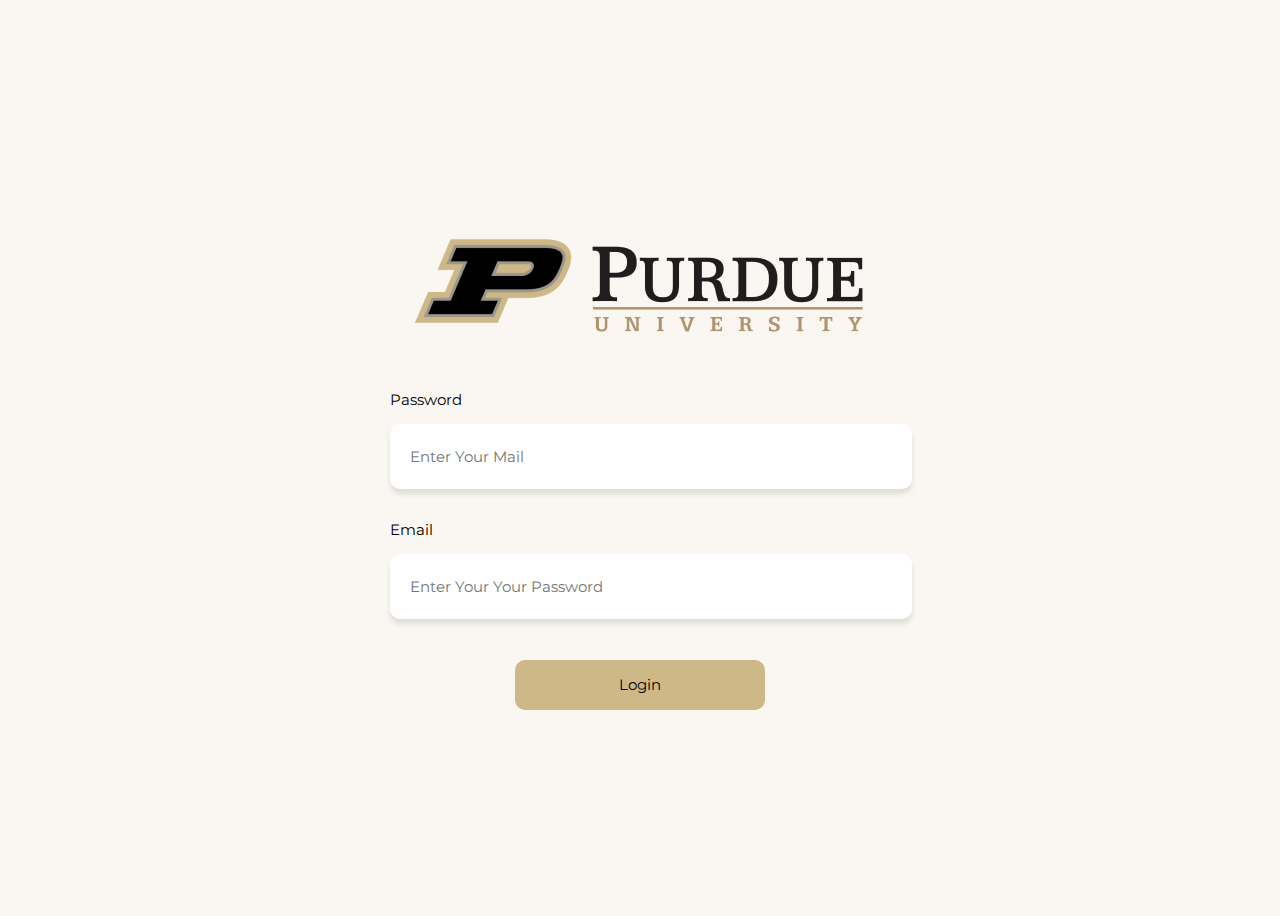
<file: index.html>
<!DOCTYPE html>
<html lang="en">
<head>
    <meta charset="UTF-8">
    <meta name="viewport" content="width=device-width, initial-scale=1.0">
    <link rel="stylesheet" href="style.css">
    <link href='https://fonts.googleapis.com/css?family=Montserrat' rel='stylesheet'>
    <title>Project1</title>
</head>
<body>
    <div class="Login">
        <div class="Logo">
            <img src="img/Purdue.png">
        </div>
        <div class="input">
            <div class="input-box-1">
                <p>Password</p>
                <input type="email" placeholder="Enter Your Mail" required>
            </div>
            <div class="input-box-2">
                <p>Email</p>
                <input type="password" placeholder="Enter Your Your Password" required>
            </div>
        </div>   
        <div class="login-button">
            <a href="Tools.html">
                <button type="button">Login</button>
            </a>
        </div>
    </div>
</body>
</html>
</file>
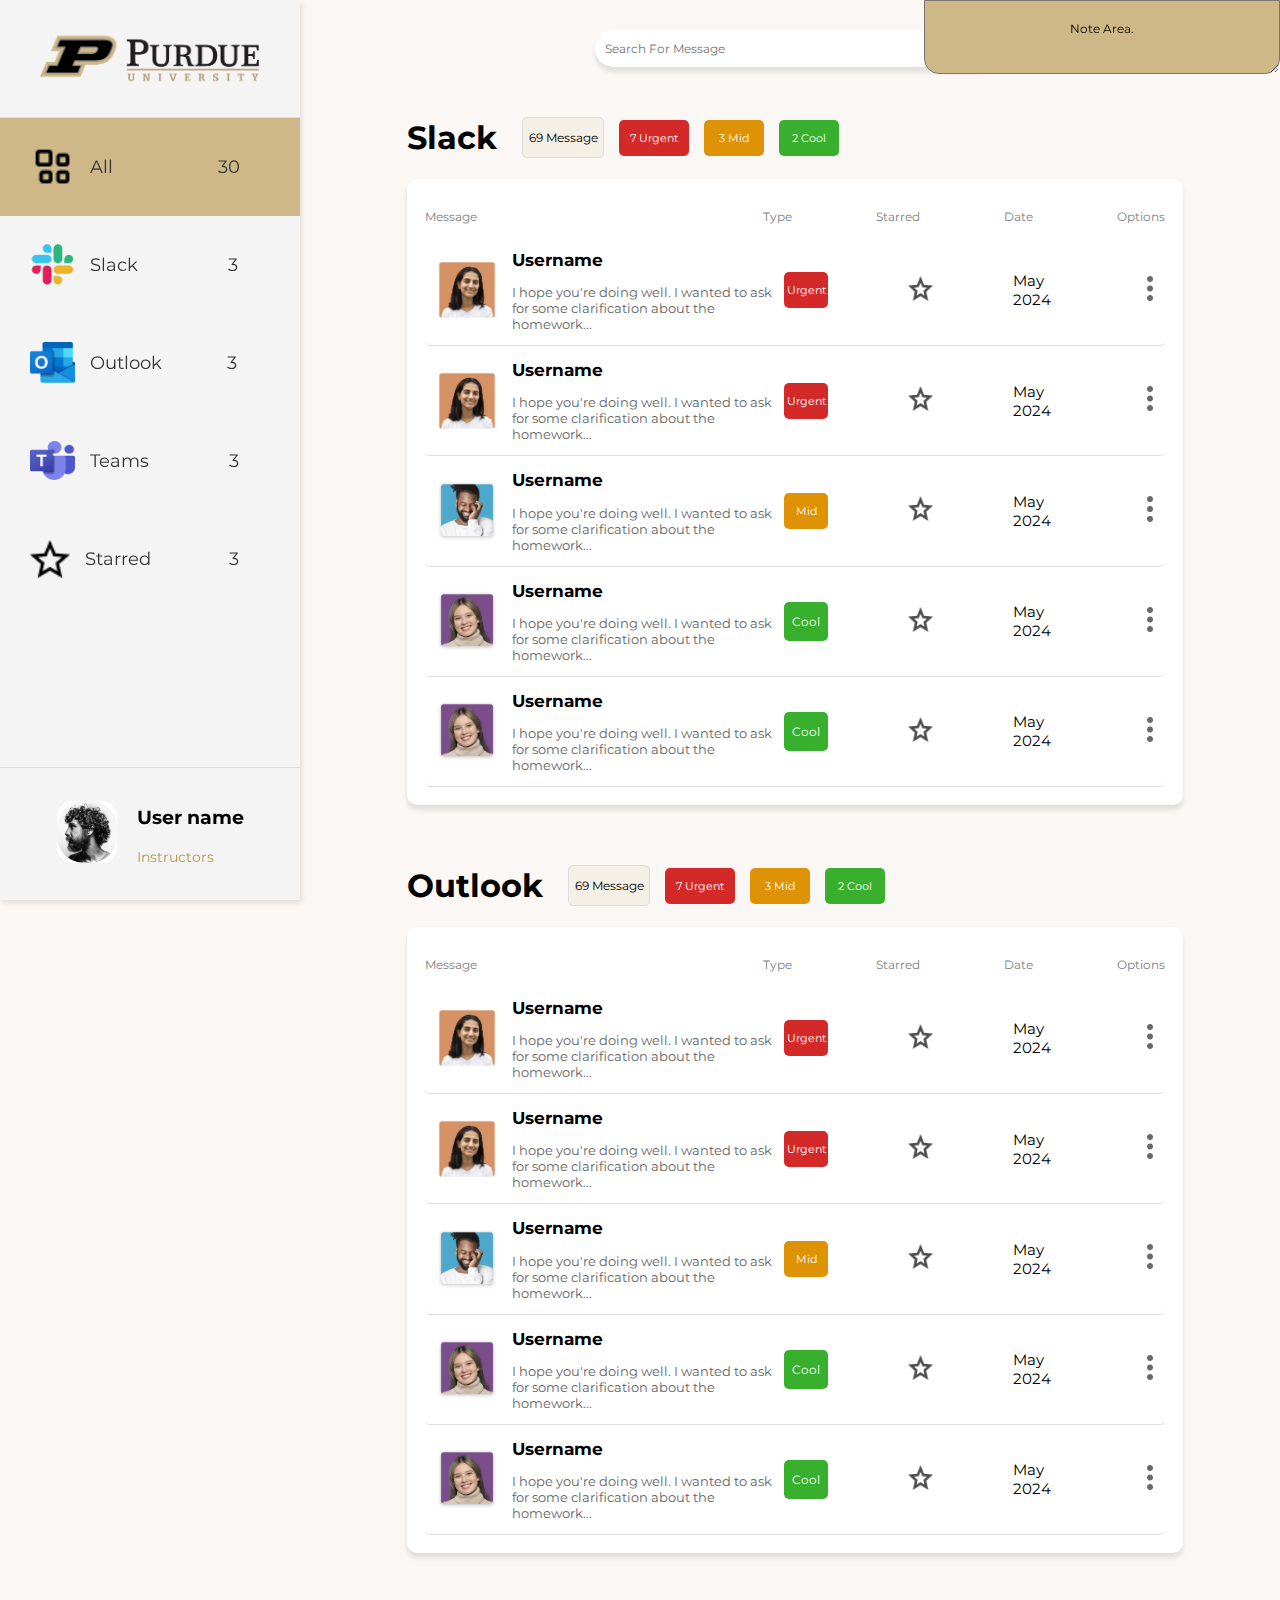
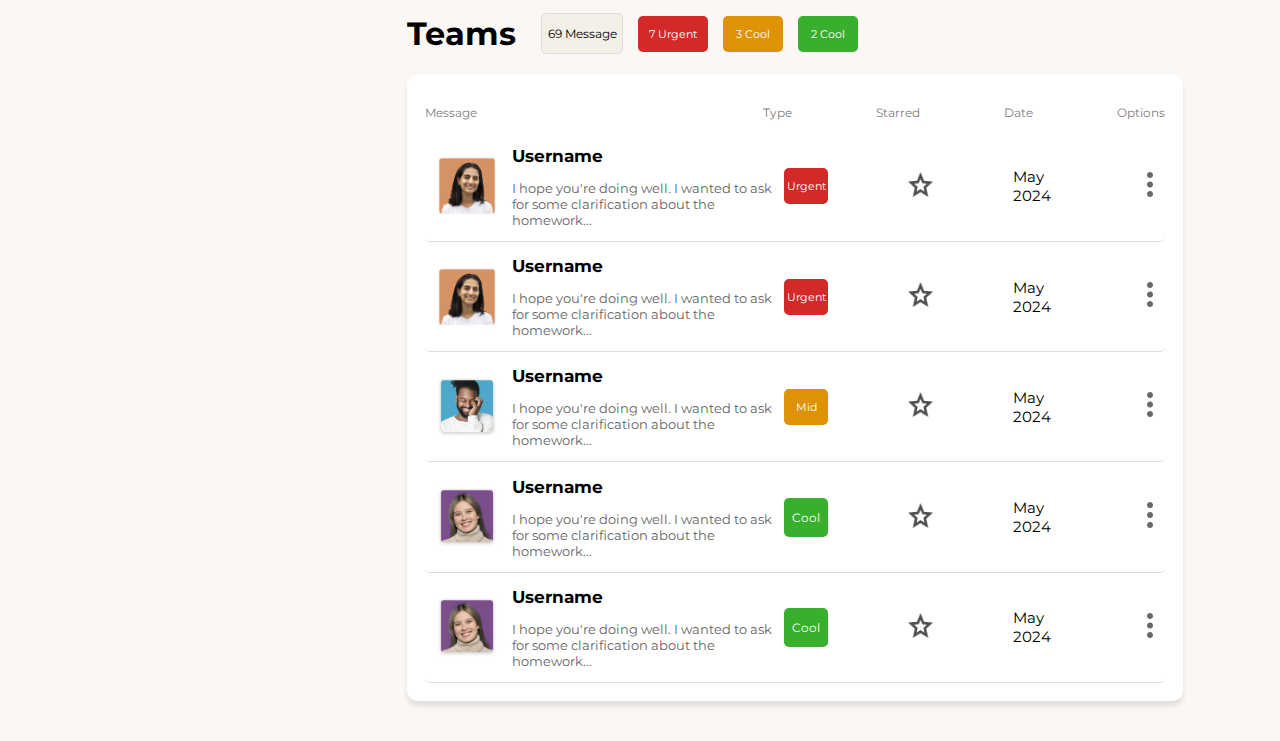
<file: Dashboard.html>
<!DOCTYPE html>
<html lang="en">
<head>
    <meta charset="UTF-8">
    <meta name="viewport" content="width=device-width, initial-scale=1.0">
    <link rel="stylesheet" href="style-dashboard.css">
    <link href='https://fonts.googleapis.com/css?family=Montserrat' rel='stylesheet'>
    <title>Dashboard</title>
</head>
<body>
    <div class="sidebar">
        <div class="group1">
            <div class="top">
                <div class="logo">
                    <img src="img/Purdue.png" width="220px" alt="Purdue Logo">
                </div>
            </div>
            <ul id="menu">
                <li id="current">
                    <a href="#">
                        <img src="img/All-logo.png" alt="All logo" width="45" height="45">
                        All
                        <div class="notification">
                            <p>30</p>
                        </div>
                    </a>
                </li>
                <li>
                    <a href="#">
                        <img src="img/Slack.png" alt="Slack logo" width="45" height="45">
                        Slack
                        <div class="notification-1">
                            <p>3</p>
                        </div>
                    </a>
                </li>
                <li>
                    <a href="#">
                        <img src="img/Outlook.png" alt="Outlook logo" width="45" height="41">
                        Outlook
                        <div class="notification-3">
                            <p>3</p>
                        </div>
                    </a>
                </li>
                <li>
                    <a href="#">
                        <img src="img/Team.png" alt="Team logo" width="45" height="39">
                        Teams
                        <div class="notification-4">
                            <p>3</p>
                        </div>
                    </a>
                </li>
                <li>
                    <a href="#">
                        <img src="img/Starred.png" alt="Starred logo" width="40" height="40">
                        Starred
                        <div class="notification-5">
                            <p>3</p>
                        </div>
                    </a>
                </li>
            </ul>
        </div>
        
        <div class="bottom">
            <div class="logo">
                <img src="img/Propic'.jpg" width="60px" alt="Purdue Logo">
            </div>
            <div class="info">
                <div class="user">
                    <h3>User name</h3>
                </div>
                <div class="instructor">
                    <p>Instructors</p>
                </div>
            </div>
        </div>
    </div>
    <div class="message-ui">
        <div class="input-box-1">
            <input type="email" placeholder="Search For Message" required>
        </div>
        <div class="outlook">
            <div class="outlook-wrapper">
                <div class="Title-main">
                    <h1>Slack</h1>
                    <div class="elements">
                        <div class="num-mess">
                            <p>69 Message</p>
                        </div>
                        <div class="urgent-stat">
                            <p>7 Urgent</p>
                        </div>
                        <div class="mid-stat">
                            <p>3 Mid</p>
                        </div>
                        <div class="cool-stat">
                            <p>2 Cool</p>
                        </div>
                    </div>
                </div>
                <div class="message">
                    <div class="title">
                        <div class="dev1">
                            <p>Message</p>
                        </div>
                        <div class="dev22">
                            <div class="dev2">
                                <p>Type</p>
                            </div>
                            <div class="dev2">
                                <p>Starred</p>
                            </div>
                            <div class="dev2">
                                <p>Date</p>
                            </div>
                            <div class="dev2">
                                <p>Options</p>
                            </div>
                        </div>
                    </div>
                    <div class="message-bar">
                        <div class="wrapper-mess" onclick="toggleExpand(this)">
                            <div class="profile">
                                <img src="img/Rectangle 4.jpg" width="60px" height="60px" alt="Profile Picture">
                                <div class="text">
                                    <div id="Username">
                                        <h2>Username</h2>
                                    </div>
                                    <div id="content">
                                        <p>I hope you're doing well. I wanted to ask for some clarification about the homework...</p>
                                    </div>
                                </div>
                            </div>
                            <div class="other">
                                <div class="type">
                                    <p>Urgent</p>
                                </div>
                                <div class="star">
                                    <img src="img/Star.png" width="25px" height="25px" alt="Star Icon">
                                </div>
                                <div class="date">
                                    <p>May 2024</p>
                                </div>
                                <div class="options">
                                    <img src="img/Frame 1707477971.jpg" width="6px" alt="Options Icon">
                                </div>
                            </div>
                        </div>
                        <div class="expanded-content">
                            <div class="text-mess">
                                <p>I hope you're doing well. I wanted to ask for some clarification about the homework assignment that's due this week. I'm a bit confused about specific part or concept, e.g., "how to structure the essay" or "the calculations in problem 3.
                                    Would you be able to provide some guidance or examples that might help me understand it better? I appreciate your help!
                                </p>
                            </div>
                            <div class="input-reply">
                                <input type="email" placeholder="Send Reply" required>
                                <div class="send-bttn">
                                    <img src="img/message.png" width="20px" height="20px">
                                </div>
                            </div>
                        </div>
                    </div>
                    <div class="message-bar">
                        <div class="wrapper-mess" onclick="toggleExpand(this)">
                            <div class="profile">
                                <img src="img/Rectangle 4.jpg" width="60px" height="60px" alt="Profile Picture">
                                <div class="text">
                                    <div id="Username">
                                        <h2>Username</h2>
                                    </div>
                                    <div id="content">
                                        <p>I hope you're doing well. I wanted to ask for some clarification about the homework...</p>
                                    </div>
                                </div>
                            </div>
                            <div class="other">
                                <div class="type">
                                    <p>Urgent</p>
                                </div>
                                <div class="star">
                                    <img src="img/Star.png" width="25px" height="25px" alt="Star Icon">
                                </div>
                                <div class="date">
                                    <p>May 2024</p>
                                </div>
                                <div class="options">
                                    <img src="img/Frame 1707477971.jpg" width="6px" alt="Options Icon">
                                </div>
                            </div>
                        </div>
                        <div class="expanded-content">
                            <div class="text-mess">
                                <p>I hope you're doing well. I wanted to ask for some clarification about the homework assignment that's due this week. I'm a bit confused about specific part or concept, e.g., "how to structure the essay" or "the calculations in problem 3.
                                    Would you be able to provide some guidance or examples that might help me understand it better? I appreciate your help!
                                </p>
                            </div>
                            <div class="input-reply">
                                <input type="email" placeholder="Send Reply" required>
                                <div class="send-bttn">
                                    <img src="img/message.png" width="20px" height="20px">
                                </div>
                            </div>
                        </div>
                    </div>
                    <div class="message-bar">
                        <div class="wrapper-mess" onclick="toggleExpand(this)">
                            <div class="profile">
                                <img src="img/Profile.jpg" width="60px" height="60px" alt="Profile Picture">
                                <div class="text">
                                    <div id="Username">
                                        <h2>Username</h2>
                                    </div>
                                    <div id="content">
                                        <p>I hope you're doing well. I wanted to ask for some clarification about the homework...</p>
                                    </div>
                                </div>
                            </div>
                            <div class="other2">
                                <div class="type">
                                    <p>Mid</p>
                                </div>
                                <div class="star">
                                    <img src="img/Star.png" width="25px" height="25px" alt="Star Icon">
                                </div>
                                <div class="date">
                                    <p>May 2024</p>
                                </div>
                                <div class="options">
                                    <img src="img/Frame 1707477971.jpg" width="6px" alt="Options Icon">
                                </div>
                            </div>
                        </div>
                        <div class="expanded-content">
                            <div class="text-mess">
                                <p>I hope you're doing well. I wanted to ask for some clarification about the homework assignment that's due this week. I'm a bit confused about specific part or concept, e.g., "how to structure the essay" or "the calculations in problem 3.
                                    Would you be able to provide some guidance or examples that might help me understand it better? I appreciate your help!
                                </p>
                            </div>
                            <div class="input-reply">
                                <input type="email" placeholder="Send Reply" required>
                                <div class="send-bttn">
                                    <img src="img/message.png" width="20px" height="20px">
                                </div>
                            </div>
                        </div>
                    </div>
                    <div class="message-bar">
                        <div class="wrapper-mess" onclick="toggleExpand(this)">
                            <div class="profile">
                                <img src="img/Profile3.jpg" width="60px" height="60px" alt="Profile Picture">
                                <div class="text">
                                    <div id="Username">
                                        <h2>Username</h2>
                                    </div>
                                    <div id="content">
                                        <p>I hope you're doing well. I wanted to ask for some clarification about the homework...</p>
                                    </div>
                                </div>
                            </div>
                            <div class="other3">
                                <div class="type">
                                    <p>Cool</p>
                                </div>
                                <div class="star">
                                    <img src="img/Star.png" width="25px" height="25px" alt="Star Icon">
                                </div>
                                <div class="date">
                                    <p>May 2024</p>
                                </div>
                                <div class="options">
                                    <img src="img/Frame 1707477971.jpg" width="6px" alt="Options Icon">
                                </div>
                            </div>
                        </div>
                        <div class="expanded-content">
                            <div class="text-mess">
                                <p>I hope you're doing well. I wanted to ask for some clarification about the homework assignment that's due this week. I'm a bit confused about specific part or concept, e.g., "how to structure the essay" or "the calculations in problem 3.
                                    Would you be able to provide some guidance or examples that might help me understand it better? I appreciate your help!
                                </p>
                            </div>
                            <div class="input-reply">
                                <input type="email" placeholder="Send Reply" required>
                                <div class="send-bttn">
                                    <img src="img/message.png" width="20px" height="20px">
                                </div>
                            </div>
                        </div>
                    </div>
                    <div class="message-bar">
                        <div class="wrapper-mess" onclick="toggleExpand(this)">
                            <div class="profile">
                                <img src="img/Profile3.jpg" width="60px" height="60px" alt="Profile Picture">
                                <div class="text">
                                    <div id="Username">
                                        <h2>Username</h2>
                                    </div>
                                    <div id="content">
                                        <p>I hope you're doing well. I wanted to ask for some clarification about the homework...</p>
                                    </div>
                                </div>
                            </div>
                            <div class="other3">
                                <div class="type">
                                    <p>Cool</p>
                                </div>
                                <div class="star">
                                    <img src="img/Star.png" width="25px" height="25px" alt="Star Icon">
                                </div>
                                <div class="date">
                                    <p>May 2024</p>
                                </div>
                                <div class="options">
                                    <img src="img/Frame 1707477971.jpg" width="6px" alt="Options Icon">
                                </div>
                            </div>
                        </div>
                        <div class="expanded-content">
                            <div class="text-mess">
                                <p>I hope you're doing well. I wanted to ask for some clarification about the homework assignment that's due this week. I'm a bit confused about specific part or concept, e.g., "how to structure the essay" or "the calculations in problem 3.
                                    Would you be able to provide some guidance or examples that might help me understand it better? I appreciate your help!
                                </p>
                            </div>
                            <div class="input-reply">
                                <input type="email" placeholder="Send Reply" required>
                                <div class="send-bttn">
                                    <img src="img/message.png" width="20px" height="20px">
                                </div>
                            </div>
                        </div>
                    </div>
                </div>
            </div>
        </div> 
        <div class="outlook">
            <div class="outlook-wrapper">
                <div class="Title-main">
                    <h1>Outlook</h1>
                    <div class="elements">
                        <div class="num-mess">
                            <p>69 Message</p>
                        </div>
                        <div class="urgent-stat">
                            <p>7 Urgent</p>
                        </div>
                        <div class="mid-stat">
                            <p>3 Mid</p>
                        </div>
                        <div class="cool-stat">
                            <p>2 Cool</p>
                        </div>
                    </div>
                </div>
                <div class="message">
                    <div class="title">
                        <div class="dev1">
                            <p>Message</p>
                        </div>
                        <div class="dev22">
                            <div class="dev2">
                                <p>Type</p>
                            </div>
                            <div class="dev2">
                                <p>Starred</p>
                            </div>
                            <div class="dev2">
                                <p>Date</p>
                            </div>
                            <div class="dev2">
                                <p>Options</p>
                            </div>
                        </div>
                    </div>
                    <div class="message-bar">
                        <div class="wrapper-mess" onclick="toggleExpand(this)">
                            <div class="profile">
                                <img src="img/Rectangle 4.jpg" width="60px" height="60px" alt="Profile Picture">
                                <div class="text">
                                    <div id="Username">
                                        <h2>Username</h2>
                                    </div>
                                    <div id="content">
                                        <p>I hope you're doing well. I wanted to ask for some clarification about the homework...</p>
                                    </div>
                                </div>
                            </div>
                            <div class="other">
                                <div class="type">
                                    <p>Urgent</p>
                                </div>
                                <div class="star">
                                    <img src="img/Star.png" width="25px" height="25px" alt="Star Icon">
                                </div>
                                <div class="date">
                                    <p>May 2024</p>
                                </div>
                                <div class="options">
                                    <img src="img/Frame 1707477971.jpg" width="6px" alt="Options Icon">
                                </div>
                            </div>
                        </div>
                        <div class="expanded-content">
                            <div class="text-mess">
                                <p>I hope you're doing well. I wanted to ask for some clarification about the homework assignment that's due this week. I'm a bit confused about specific part or concept, e.g., "how to structure the essay" or "the calculations in problem 3.
                                    Would you be able to provide some guidance or examples that might help me understand it better? I appreciate your help!
                                </p>
                            </div>
                            <div class="input-reply">
                                <input type="email" placeholder="Send Reply" required>
                                <div class="send-bttn">
                                    <img src="img/message.png" width="20px" height="20px">
                                </div>ß
                            </div>
                        </div>
                    </div>
                    <div class="message-bar">
                        <div class="wrapper-mess" onclick="toggleExpand(this)">
                            <div class="profile">
                                <img src="img/Rectangle 4.jpg" width="60px" height="60px" alt="Profile Picture">
                                <div class="text">
                                    <div id="Username">
                                        <h2>Username</h2>
                                    </div>
                                    <div id="content">
                                        <p>I hope you're doing well. I wanted to ask for some clarification about the homework...</p>
                                    </div>
                                </div>
                            </div>
                            <div class="other">
                                <div class="type">
                                    <p>Urgent</p>
                                </div>
                                <div class="star">
                                    <img src="img/Star.png" width="25px" height="25px" alt="Star Icon">
                                </div>
                                <div class="date">
                                    <p>May 2024</p>
                                </div>
                                <div class="options">
                                    <img src="img/Frame 1707477971.jpg" width="6px" alt="Options Icon">
                                </div>
                            </div>
                        </div>
                        <div class="expanded-content">
                            <div class="text-mess">
                                <p>I hope you're doing well. I wanted to ask for some clarification about the homework assignment that's due this week. I'm a bit confused about specific part or concept, e.g., "how to structure the essay" or "the calculations in problem 3.
                                    Would you be able to provide some guidance or examples that might help me understand it better? I appreciate your help!
                                </p>
                            </div>
                            <div class="input-reply">
                                <input type="email" placeholder="Send Reply" required>
                                <div class="send-bttn">
                                    <img src="img/message.png" width="20px" height="20px">
                                </div>
                            </div>
                        </div>
                    </div>
                    <div class="message-bar">
                        <div class="wrapper-mess" onclick="toggleExpand(this)">
                            <div class="profile">
                                <img src="img/Profile.jpg" width="60px" height="60px" alt="Profile Picture">
                                <div class="text">
                                    <div id="Username">
                                        <h2>Username</h2>
                                    </div>
                                    <div id="content">
                                        <p>I hope you're doing well. I wanted to ask for some clarification about the homework...</p>
                                    </div>
                                </div>
                            </div>
                            <div class="other2">
                                <div class="type">
                                    <p>Mid</p>
                                </div>
                                <div class="star">
                                    <img src="img/Star.png" width="25px" height="25px" alt="Star Icon">
                                </div>
                                <div class="date">
                                    <p>May 2024</p>
                                </div>
                                <div class="options">
                                    <img src="img/Frame 1707477971.jpg" width="6px" alt="Options Icon">
                                </div>
                            </div>
                        </div>
                        <div class="expanded-content">
                            <div class="text-mess">
                                <p>I hope you're doing well. I wanted to ask for some clarification about the homework assignment that's due this week. I'm a bit confused about specific part or concept, e.g., "how to structure the essay" or "the calculations in problem 3.
                                    Would you be able to provide some guidance or examples that might help me understand it better? I appreciate your help!
                                </p>
                            </div>
                            <div class="input-reply">
                                <input type="email" placeholder="Send Reply" required>
                                <div class="send-bttn">
                                    <img src="img/message.png" width="20px" height="20px">
                                </div>
                            </div>
                        </div>
                    </div>
                    <div class="message-bar">
                        <div class="wrapper-mess" onclick="toggleExpand(this)">
                            <div class="profile">
                                <img src="img/Profile3.jpg" width="60px" height="60px" alt="Profile Picture">
                                <div class="text">
                                    <div id="Username">
                                        <h2>Username</h2>
                                    </div>
                                    <div id="content">
                                        <p>I hope you're doing well. I wanted to ask for some clarification about the homework...</p>
                                    </div>
                                </div>
                            </div>
                            <div class="other3">
                                <div class="type">
                                    <p>Cool</p>
                                </div>
                                <div class="star">
                                    <img src="img/Star.png" width="25px" height="25px" alt="Star Icon">
                                </div>
                                <div class="date">
                                    <p>May 2024</p>
                                </div>
                                <div class="options">
                                    <img src="img/Frame 1707477971.jpg" width="6px" alt="Options Icon">
                                </div>
                            </div>
                        </div>
                        <div class="expanded-content">
                            <div class="text-mess">
                                <p>I hope you're doing well. I wanted to ask for some clarification about the homework assignment that's due this week. I'm a bit confused about specific part or concept, e.g., "how to structure the essay" or "the calculations in problem 3.
                                    Would you be able to provide some guidance or examples that might help me understand it better? I appreciate your help!
                                </p>
                            </div>
                            <div class="input-reply">
                                <input type="email" placeholder="Send Reply" required>
                                <div class="send-bttn">
                                    <img src="img/message.png" width="20px" height="20px">
                                </div>
                            </div>
                        </div>
                    </div>
                    <div class="message-bar">
                        <div class="wrapper-mess" onclick="toggleExpand(this)">
                            <div class="profile">
                                <img src="img/Profile3.jpg" width="60px" height="60px" alt="Profile Picture">
                                <div class="text">
                                    <div id="Username">
                                        <h2>Username</h2>
                                    </div>
                                    <div id="content">
                                        <p>I hope you're doing well. I wanted to ask for some clarification about the homework...</p>
                                    </div>
                                </div>
                            </div>
                            <div class="other3">
                                <div class="type">
                                    <p>Cool</p>
                                </div>
                                <div class="star">
                                    <img src="img/Star.png" width="25px" height="25px" alt="Star Icon">
                                </div>
                                <div class="date">
                                    <p>May 2024</p>
                                </div>
                                <div class="options">
                                    <img src="img/Frame 1707477971.jpg" width="6px" alt="Options Icon">
                                </div>
                            </div>
                        </div>
                        <div class="expanded-content">
                            <div class="text-mess">
                                <p>I hope you're doing well. I wanted to ask for some clarification about the homework assignment that's due this week. I'm a bit confused about specific part or concept, e.g., "how to structure the essay" or "the calculations in problem 3.
                                    Would you be able to provide some guidance or examples that might help me understand it better? I appreciate your help!
                                </p>
                            </div>
                            <div class="input-reply">
                                <input type="email" placeholder="Send Reply" required>
                                <div class="send-bttn">
                                    <img src="img/message.png" width="20px" height="20px">
                                </div>
                            </div>
                        </div>
                    </div>
                </div>
            </div>
        </div> 
        <div class="outlook">
            <div class="outlook-wrapper">
                <div class="Title-main">
                    <h1>Teams</h1>
                    <div class="elements">
                        <div class="num-mess">
                            <p>69 Message</p>
                        </div>
                        <div class="urgent-stat">
                            <p>7 Urgent</p>
                        </div>
                        <div class="mid-stat">
                            <p>3 Cool</p>
                        </div>
                        <div class="cool-stat">
                            <p>2 Cool</p>
                        </div>
                    </div>
                </div>
                <div class="message">
                    <div class="title">
                        <div class="dev1">
                            <p>Message</p>
                        </div>
                        <div class="dev22">
                            <div class="dev2">
                                <p>Type</p>
                            </div>
                            <div class="dev2">
                                <p>Starred</p>
                            </div>
                            <div class="dev2">
                                <p>Date</p>
                            </div>
                            <div class="dev2">
                                <p>Options</p>
                            </div>
                        </div>
                    </div>
                    <div class="message-bar">
                        <div class="wrapper-mess" onclick="toggleExpand(this)">
                            <div class="profile">
                                <img src="img/Rectangle 4.jpg" width="60px" height="60px" alt="Profile Picture">
                                <div class="text">
                                    <div id="Username">
                                        <h2>Username</h2>
                                    </div>
                                    <div id="content">
                                        <p>I hope you're doing well. I wanted to ask for some clarification about the homework...</p>
                                    </div>
                                </div>
                            </div>
                            <div class="other">
                                <div class="type">
                                    <p>Urgent</p>
                                </div>
                                <div class="star">
                                    <img src="img/Star.png" width="25px" height="25px" alt="Star Icon">
                                </div>
                                <div class="date">
                                    <p>May 2024</p>
                                </div>
                                <div class="options">
                                    <img src="img/Frame 1707477971.jpg" width="6px" alt="Options Icon">
                                </div>
                            </div>
                        </div>
                        <div class="expanded-content">
                            <div class="text-mess">
                                <p>I hope you're doing well. I wanted to ask for some clarification about the homework assignment that's due this week. I'm a bit confused about specific part or concept, e.g., "how to structure the essay" or "the calculations in problem 3.
                                    Would you be able to provide some guidance or examples that might help me understand it better? I appreciate your help!
                                </p>
                            </div>
                            <div class="input-reply">
                                <input type="email" placeholder="Send Reply" required>
                                <div class="send-bttn">
                                    <img src="img/message.png" width="20px" height="20px">
                                </div>ß
                            </div>
                        </div>
                    </div>
                    <div class="message-bar">
                        <div class="wrapper-mess" onclick="toggleExpand(this)">
                            <div class="profile">
                                <img src="img/Rectangle 4.jpg" width="60px" height="60px" alt="Profile Picture">
                                <div class="text">
                                    <div id="Username">
                                        <h2>Username</h2>
                                    </div>
                                    <div id="content">
                                        <p>I hope you're doing well. I wanted to ask for some clarification about the homework...</p>
                                    </div>
                                </div>
                            </div>
                            <div class="other">
                                <div class="type">
                                    <p>Urgent</p>
                                </div>
                                <div class="star">
                                    <img src="img/Star.png" width="25px" height="25px" alt="Star Icon">
                                </div>
                                <div class="date">
                                    <p>May 2024</p>
                                </div>
                                <div class="options">
                                    <img src="img/Frame 1707477971.jpg" width="6px" alt="Options Icon">
                                </div>
                            </div>
                        </div>
                        <div class="expanded-content">
                            <div class="text-mess">
                                <p>I hope you're doing well. I wanted to ask for some clarification about the homework assignment that's due this week. I'm a bit confused about specific part or concept, e.g., "how to structure the essay" or "the calculations in problem 3.
                                    Would you be able to provide some guidance or examples that might help me understand it better? I appreciate your help!
                                </p>
                            </div>
                            <div class="input-reply">
                                <input type="email" placeholder="Send Reply" required>
                                <div class="send-bttn">
                                    <img src="img/message.png" width="20px" height="20px">
                                </div>
                            </div>
                        </div>
                    </div>
                    <div class="message-bar">
                        <div class="wrapper-mess" onclick="toggleExpand(this)">
                            <div class="profile">
                                <img src="img/Profile.jpg" width="60px" height="60px" alt="Profile Picture">
                                <div class="text">
                                    <div id="Username">
                                        <h2>Username</h2>
                                    </div>
                                    <div id="content">
                                        <p>I hope you're doing well. I wanted to ask for some clarification about the homework...</p>
                                    </div>
                                </div>
                            </div>
                            <div class="other2">
                                <div class="type">
                                    <p>Mid</p>
                                </div>
                                <div class="star">
                                    <img src="img/Star.png" width="25px" height="25px" alt="Star Icon">
                                </div>
                                <div class="date">
                                    <p>May 2024</p>
                                </div>
                                <div class="options">
                                    <img src="img/Frame 1707477971.jpg" width="6px" alt="Options Icon">
                                </div>
                            </div>
                        </div>
                        <div class="expanded-content">
                            <div class="text-mess">
                                <p>I hope you're doing well. I wanted to ask for some clarification about the homework assignment that's due this week. I'm a bit confused about specific part or concept, e.g., "how to structure the essay" or "the calculations in problem 3.
                                    Would you be able to provide some guidance or examples that might help me understand it better? I appreciate your help!
                                </p>
                            </div>
                            <div class="input-reply">
                                <input type="email" placeholder="Send Reply" required>
                                <div class="send-bttn">
                                    <img src="img/message.png" width="20px" height="20px">
                                </div>
                            </div>
                        </div>
                    </div>
                    <div class="message-bar">
                        <div class="wrapper-mess" onclick="toggleExpand(this)">
                            <div class="profile">
                                <img src="img/Profile3.jpg" width="60px" height="60px" alt="Profile Picture">
                                <div class="text">
                                    <div id="Username">
                                        <h2>Username</h2>
                                    </div>
                                    <div id="content">
                                        <p>I hope you're doing well. I wanted to ask for some clarification about the homework...</p>
                                    </div>
                                </div>
                            </div>
                            <div class="other3">
                                <div class="type">
                                    <p>Cool</p>
                                </div>
                                <div class="star">
                                    <img src="img/Star.png" width="25px" height="25px" alt="Star Icon">
                                </div>
                                <div class="date">
                                    <p>May 2024</p>
                                </div>
                                <div class="options">
                                    <img src="img/Frame 1707477971.jpg" width="6px" alt="Options Icon">
                                </div>
                            </div>
                        </div>
                        <div class="expanded-content">
                            <div class="text-mess">
                                <p>I hope you're doing well. I wanted to ask for some clarification about the homework assignment that's due this week. I'm a bit confused about specific part or concept, e.g., "how to structure the essay" or "the calculations in problem 3.
                                    Would you be able to provide some guidance or examples that might help me understand it better? I appreciate your help!
                                </p>
                            </div>
                            <div class="input-reply">
                                <input type="email" placeholder="Send Reply" required>
                                <div class="send-bttn">
                                    <img src="img/message.png" width="20px" height="20px">
                                </div>
                            </div>
                        </div>
                    </div>
                    <div class="message-bar">
                        <div class="wrapper-mess" onclick="toggleExpand(this)">
                            <div class="profile">
                                <img src="img/Profile3.jpg" width="60px" height="60px" alt="Profile Picture">
                                <div class="text">
                                    <div id="Username">
                                        <h2>Username</h2>
                                    </div>
                                    <div id="content">
                                        <p>I hope you're doing well. I wanted to ask for some clarification about the homework...</p>
                                    </div>
                                </div>
                            </div>
                            <div class="other3">
                                <div class="type">
                                    <p>Cool</p>
                                </div>
                                <div class="star">
                                    <img src="img/Star.png" width="25px" height="25px" alt="Star Icon">
                                </div>
                                <div class="date">
                                    <p>May 2024</p>
                                </div>
                                <div class="options">
                                    <img src="img/Frame 1707477971.jpg" width="6px" alt="Options Icon">
                                </div>
                            </div>
                        </div>
                        <div class="expanded-content">
                            <div class="text-mess">
                                <p>I hope you're doing well. I wanted to ask for some clarification about the homework assignment that's due this week. I'm a bit confused about specific part or concept, e.g., "how to structure the essay" or "the calculations in problem 3.
                                    Would you be able to provide some guidance or examples that might help me understand it better? I appreciate your help!
                                </p>
                            </div>
                            <div class="input-reply">
                                <input type="email" placeholder="Send Reply" required>
                                <div class="send-bttn">
                                    <img src="img/message.png" width="20px" height="20px">
                                </div>
                            </div>
                        </div>
                    </div>
                </div>
            </div>
        </div> 
        <div class="Note">
            <textarea rows="10" cols="50" onclick="toggleNoteExpansion(this)">Note Area.</textarea>
        </div>        
    </div>
    <script>
        function toggleExpand(wrapperElement) {
        const messageBar = wrapperElement.parentElement;
        messageBar.classList.toggle('expanded');
        }
        function toggleNoteExpansion(noteElement) {
        if (noteElement.style.height === "400px") {
            noteElement.style.height = "50px"; 
        } else {
            noteElement.style.height = "400px"; 
        }
    }
    </script>
</body>
</html>
</file>
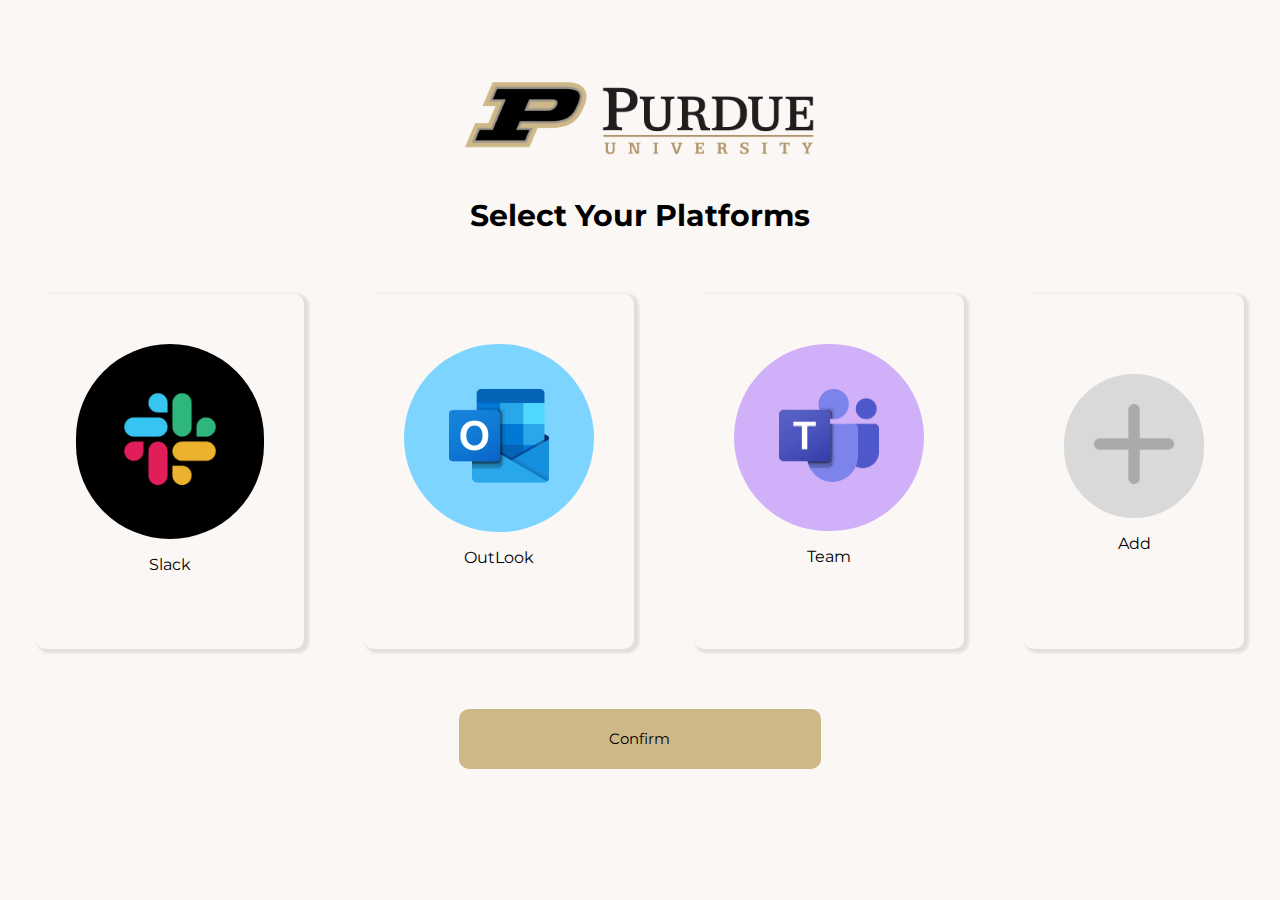
<file: Tools.html>
<!DOCTYPE html>
<html lang="en">
<head>
    <meta charset="UTF-8">
    <meta name="viewport" content="width=device-width, initial-scale=1.0">
    <link rel="stylesheet" href="style-tools.css">
    <link href='https://fonts.googleapis.com/css?family=Montserrat' rel='stylesheet'>
    <title>Project1</title>
</head>
<body>
    <div class="wrapper">
        <div class="Logo">
            <img src="img/Purdue.png">
        </div>
        <div class="Title">
            <h1> Select Your Platforms</h1>
        </div>
        <div class="Tools">
            <div class="Slack">
                <div class="circle">
                    <img src="img/Slack.png" width="100px">
                </div>
                <p>Slack</p>
            </div>
            <div class="Outlook">
                <div class="circle-2">
                    <img src="img/Outlook.png" width="100px">
                </div>
                <p>OutLook</p>
            </div>
            <div class="Teams">
                <div class="circle-3">
                    <img src="img/Team.png" width="100px">
                </div>
                <p>Team</p>
            </div>
            <div class="Plus">
                <div class="circle-4">
                    <img src="img/Plus.png" width="80px">
                </div>
                <p>Add</p>
            </div>
        </div>
        <div class="login-button">
            <a href="Dashboard.html">
                <button type="button">Confirm</button>
            </a>
        </div>
    </div>
    <script src="script.js"></script>
</body>
</html>
</file>
<file: style.css>
*{
    font-family: 'Montserrat';
}
body{
    display: flex;
    align-items: center;
    justify-content: center;
    background-color:#FAF7F2;
    min-height: 100vh;
}

.Login{
    width: 500px;
    justify-content: center;
   
}
.Logo{
    text-align: center;
}
.Logo img{
    width: 450px;
}
.input p{
    font-size: 15px;
}
.Login .input-box-1{
    width: 100%;
    margin: 30px 0;
    height: 70px;
}
.Login .input-box-2{
    width: 100%;
    margin: 60px 0 70px;
    height: 70px;
}
.input-box-1 input{
    outline: none;
    box-shadow:0 5px 5px rgba(0,0,0,.1);
    font-size: 15px;
    padding-left: 20px;
    border-radius: 10px;
    border: none;
    width: 100%;
    height: 90%;
}
.input-box-2 input{
    box-shadow:0 5px 5px rgba(0,0,0,.1);
    font-size: 15px;
    outline: none;
    padding-left: 20px;
    border-radius: 10px;
    border: none;
    width: 100%;
    height: 90%;
}
.Login .login-button{
    margin-top: 5;
    text-align: center;
}
.Login button{
    text-align: center;
    width: 50%;
    height: 50px;
    cursor: pointer;
    font-size: 15px;
    border-radius: 10px;
    border:none;
    background-color: #CEB888 ;
}
.Login button:hover{
    transition: 0.5s;
    background-color: #FAF7F2 ;
    border: black;
}
</file>
<file: style-dashboard.css>
* {
    font-family: 'Montserrat';
}
body {
    display: flex;
    background-color: #FAF7F5;
    margin: 0; 
}
.sidebar {
    top: 0;
    left: 0;
    position: fixed;
    width: 300px; 
    height: 100vh; 
    background-color: #f4f4f4; 
    display: flex;
    flex-direction: column;
    justify-content: space-between; /* This will push the bottom to the bottom */
    box-shadow: 2px 3px 5px rgba(0, 0, 0, 0.1); 
}
.sidebar .top {
    text-align: center;
    padding: 20px 0;
    border-bottom: 1px solid #ddd; 
}
.sidebar .bottom{
    gap:20px;
    justify-content: center;
    align-items: center;
    display: flex;
    padding: 20px 0;
    border-top: 1px solid #ddd; 
}
.bottom img{
    border-radius: 15px;
}
.info {
    display: inline-block;
}

.info .user {
    margin: 0; 
}

.info .instructor {
    stroke: #333;
    color: #B5984F;
    font-size: 14px; 
}
#menu {
    list-style-type: none;
    padding: 0px;
    margin: 0;
}
#menu li {
    padding: 20px;
    padding-left: 30px;
}
#menu li a {
    display: flex;
    align-items: center;
    text-decoration: none;
    color: #333; 
    gap: 15px; 
    width: 100%;
    font-size: 18px; 
    transition: background-color 0.5s ease;
}
#menu #current{
    background-color: #CEB888; 
}
#menu li:hover {
    background-color: #CEB888; 
    color: #fff; 
}
#menu li a:hover {
    color: #fff; 
}
.message-ui {
    padding-left: 310px;
    width: 100%;
    height: 100vh;
}
.input-box-1{
    text-align: center;
    margin-top:30px;
    margin-bottom: 30px;
    width:100%;
}
.input-box-1 input{
    box-shadow:0 5px 5px rgba(0,0,0,.1);
    width: 40%;
    padding-left: 10px;
    border-radius:20px;
    border:none;
    font-size: 12px;
    height: 35px;
}
.outlook{
    display: flex;
    align-items: center;
    justify-content: center;
}
.Note{
    display: flex;
    position: fixed;
    align-items: center;
    justify-content: center;
    top: 0;
    right: 0;
}
.Note textarea{
    cursor: pointer;
    font-size: 12px;
    padding-top: 20px;
    width: 350px;
    text-align: center;
    height: 50px;
    background-color: #CEB888;
    border-radius:0px 0px 15px 15px;
    transition: height 0.3s ease;
}
.message{
    box-shadow:0 5px 5px rgba(0,0,0,.1);
    background-color: #fff;
    padding: 18px;
    border-radius: 10px;
}
.message-bar{
    justify-content:space-between;
    border-bottom: 1px solid #ddd; 
    transition: background-color 0.3s ease, color 0.3s ease;
    padding-right: 12px;
    border-radius: 5px;
}
.message-bar:hover{
    background-color: #f0f0f0; /* Change this to your desired hover color */
    color: #656565;
}
.profile{
    display: flex;
    align-items: center;
    gap: 15px;
    padding-left: 12px;
}
.text{
    display: inline-block;
}
.text p{
    font-size:13px;
}
.text h2{
    font-size:17px;
}
.other, .other2,.other3{
    gap: 80px;
    align-items: center;
    display: flex;
}

.other p{
    font-size:15px;
}
.other2 p{
    font-size:15px;
}
.other3 p{
    font-size:15px;
}
.outlook .outlook-wrapper{
    width: 80%;
    margin-bottom: 40px;
}
.title{
    display: flex;
    color:grey;
    justify-content: space-between;
}
.wrapper-mess{
    width: 100%;
    display: flex;
    align-items: center;
    justify-content:space-between;
    transition: 0.5s ease;
}
.other .type{
    text-align: center;
    background-color: #D42929;
    width: 60px;
    border-radius: 5px;
    padding-bottom: 0;
    padding-top: 0;
    color: white;
}
.other .type p{
    font-size: 11px;
}
.other2 .type p{
    font-size: 11px;
}
.other3 .type p{
    font-size:12px;
}
.other2 .type{
    text-align: center;
    background-color: #DE9205;
    width: 60px;
    padding-top: -10px;
    padding-bottom: 0;
    border-radius: 5px;
    color: white;
}
.other3 .type{
    text-align: center;
    background-color: #38AF2D;
    width: 60px;
    padding-top: -10px;
    padding-bottom: 0;
    border-radius: 5px;
    color: white;
}
.dev1{
    font-size: 12px;
}
.dev22{
    display: flex;
    gap:84px;
}
.dev22{
    font-size: 12px;
}
.Title-main{
    align-items: center;
    display: flex;
    gap:25px;
}
.elements{
    display: flex;
    gap:15px;
    align-items: center;
    justify-content: center;
    font-size: 12px;
}
.num-mess{
    font-size: 12px;
    color: black;
    width: 80px;
    border-radius: 5px;
    padding-bottom: 0;
    padding-top: 0;
    border: 1px solid #ddd; 
    text-align: center;
    background:#F4F0E8;
    border-radius:5px;
}
.urgent-stat{
    font-size: 11px;
    color: white;
    width: 70px;
    border-radius: 5px;
    padding-bottom: 0;
    padding-top: 0;
    text-align: center;
    background:#D42929;
    border-radius:5px;
}
.mid-stat{
    font-size: 11px;
    width: 60px;
    text-align: center;
    border-radius: 5px;
    padding-bottom: 0;
    padding-top: 0;
    background:#DE9205;
    color: white;
    border-radius:5px;
}
.cool-stat{
    font-size: 11px;
    color: white;
    width: 60px;
    text-align: center;
    border-radius: 5px;
    padding-bottom: 0;
    padding-top: 0;
    background:#38AF2D;
    border-radius:5px;
}
.notification{
    margin-left: 90px;
}
.notification-1{
    margin-left: 75px;
}
.notification-3{
    margin-left: 50px;
}
.notification-4{
    margin-left: 65px;
}
.notification-5{
    margin-left: 63px;
}
.message-bar.expanded .expanded-content {
    display: block; 
    margin-top: 10px; 
}
.message-bar.expanded {
    height: 100%; 
    padding-bottom: 10px; 
}
#content{
    color: #656565;
}
.expanded-content {
    margin-left: 12px;
    background-color: #F4F0E8;
    align-items: center;
    display: none; 
    padding: 10px 15px; 
    border: 1px solid #ddd; 
    border-radius:7px;
}
.text-mess{
    font-size: 14px;
    margin-bottom: 20px;
}
.input-reply {
    margin-top: 30px; 
    display: flex;
    align-items: center;
}
.input-reply .send-bttn{
    text-align: center;
    justify-content: center;
    width: 40px;
    display: flex;
}
.input-reply input {
    width: 95%;
    background-color: white;
    box-shadow: 2px 3px 5px rgba(0, 0, 0, 0.1); 
    padding-left: 10px;
    border-radius: 20px;
    border: none;
    font-size: 12px;
    height: 32px;
}
</file>
<file: style-tools.css>
*{
    font-family: 'Montserrat';
}
body{
    display: flex;
    align-items: center;
    justify-content: center;
    background-color:#FAF7F5;
    min-height: 90vh;
}
.Logo img{
    width: 350px;
}
.Logo,.Title{
    text-align: center;
}
.Title h1{
    font-size: 30px;
}
.Tools{
    margin-top: 60px;
    display: flex;
    gap: 60px;
}
.Slack,.Outlook,.Teams{
    text-align: center;
    border: 1px solid none;
    border-radius: 10px;
    box-shadow: 3px 2px 3px 2px rgba(0,.0,0,.1);
    padding: 50px 40px;
    transition: background-color 0.3s ease; 
    cursor: pointer;
}
.Plus{
    align-items: center;
    text-align: center;
    border: 1px solid none;
    border-radius: 10px;
    box-shadow: 3px 2px 3px 2px rgba(0,.0,0,.1);
    padding: 80px 40px;
    transition: background-color 0.3s ease; 
    cursor: pointer;
}
.circle{
    background-color: black;
    display: inline-block;
    padding: 44px;
    border-radius: 110px;
}
.circle-2{
    background-color:#7DD4FF ;
    display: inline-block;
    padding: 45px;
    border-radius: 110px;
}
.circle-3{
    background-color: #D0B0F9;
    display: inline-block;
    padding: 45px;
    border-radius: 110px;
}
.circle-4{
    background-color: #D9D9D9;
    display: inline-block;
    padding: 30px;
    border-radius: 110px;
}
.login-button{
    margin-top: 60px;
    text-align: center;
}
.wrapper button{
    width: 30%;
    height: 60px;
    cursor: pointer;
    font-size: 15px;
    border-radius: 10px;
    border:none;
    background-color: #CEB888;
}
</file>
